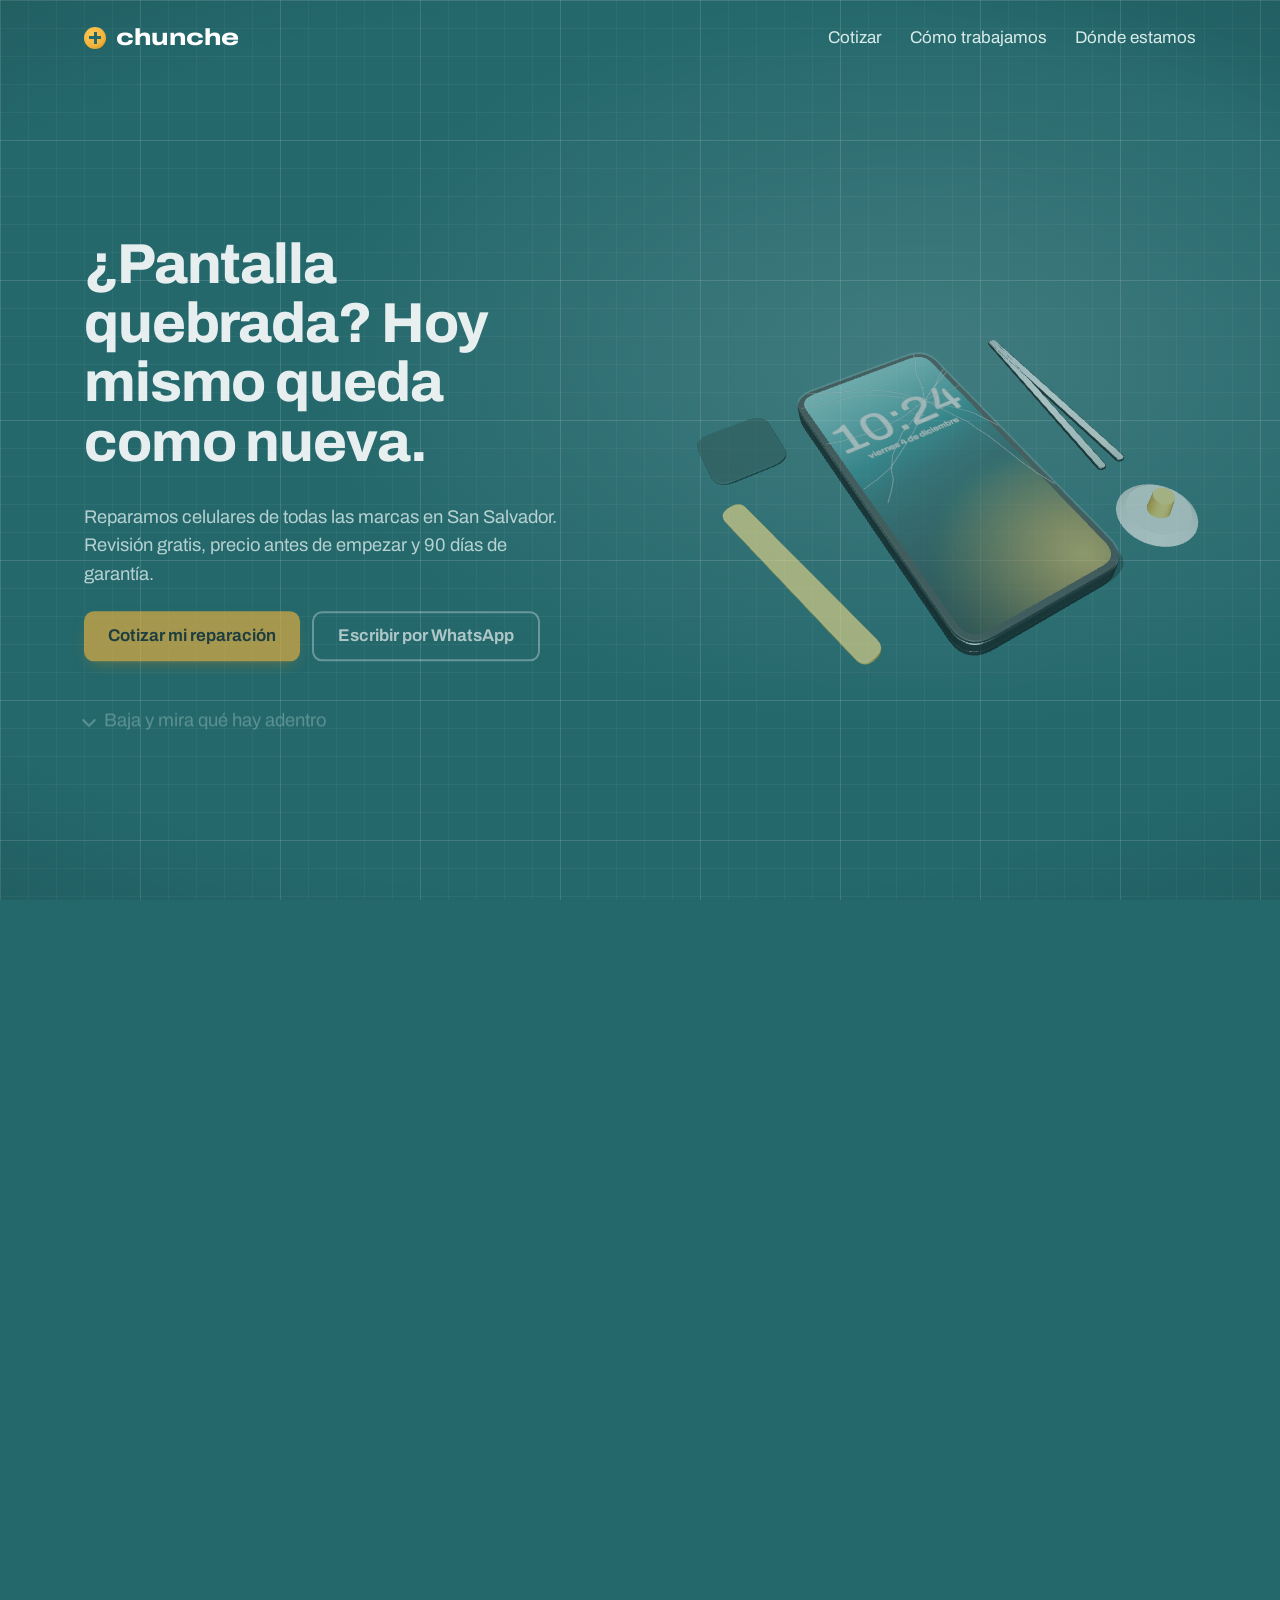
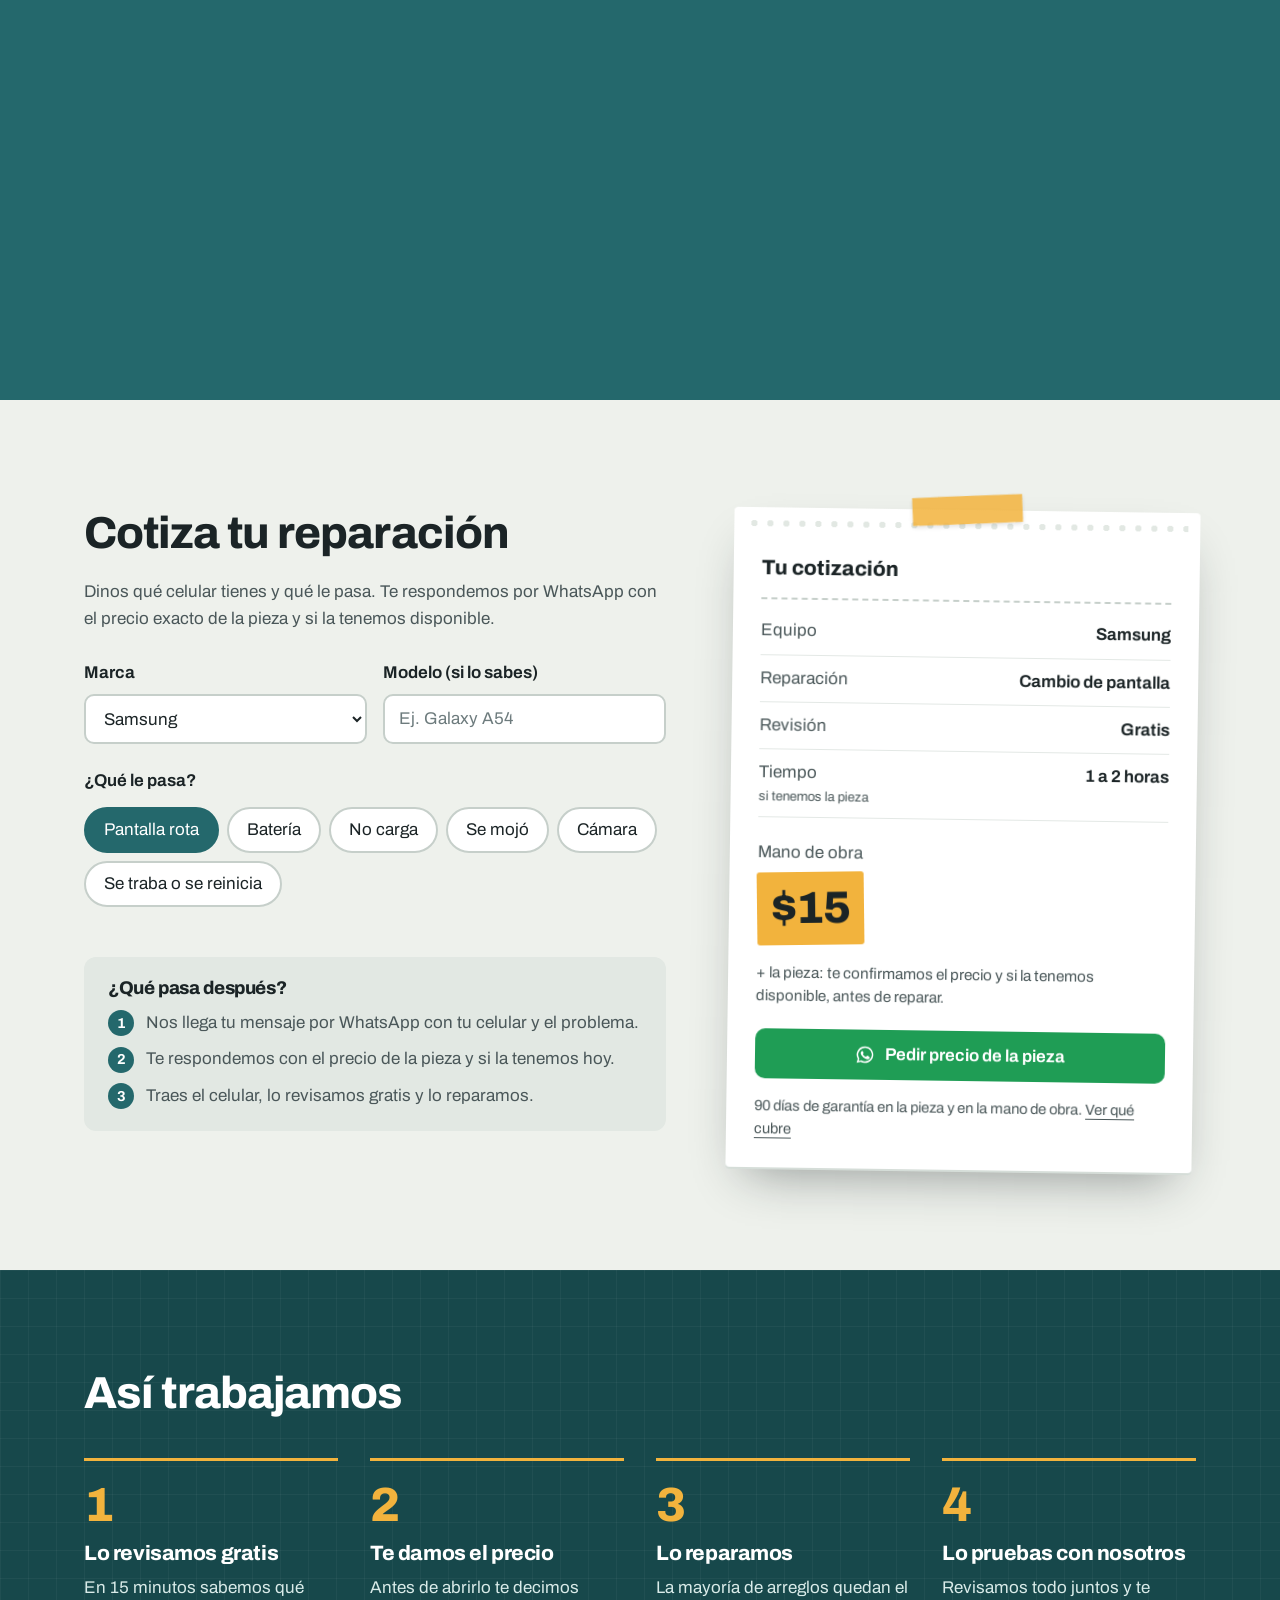
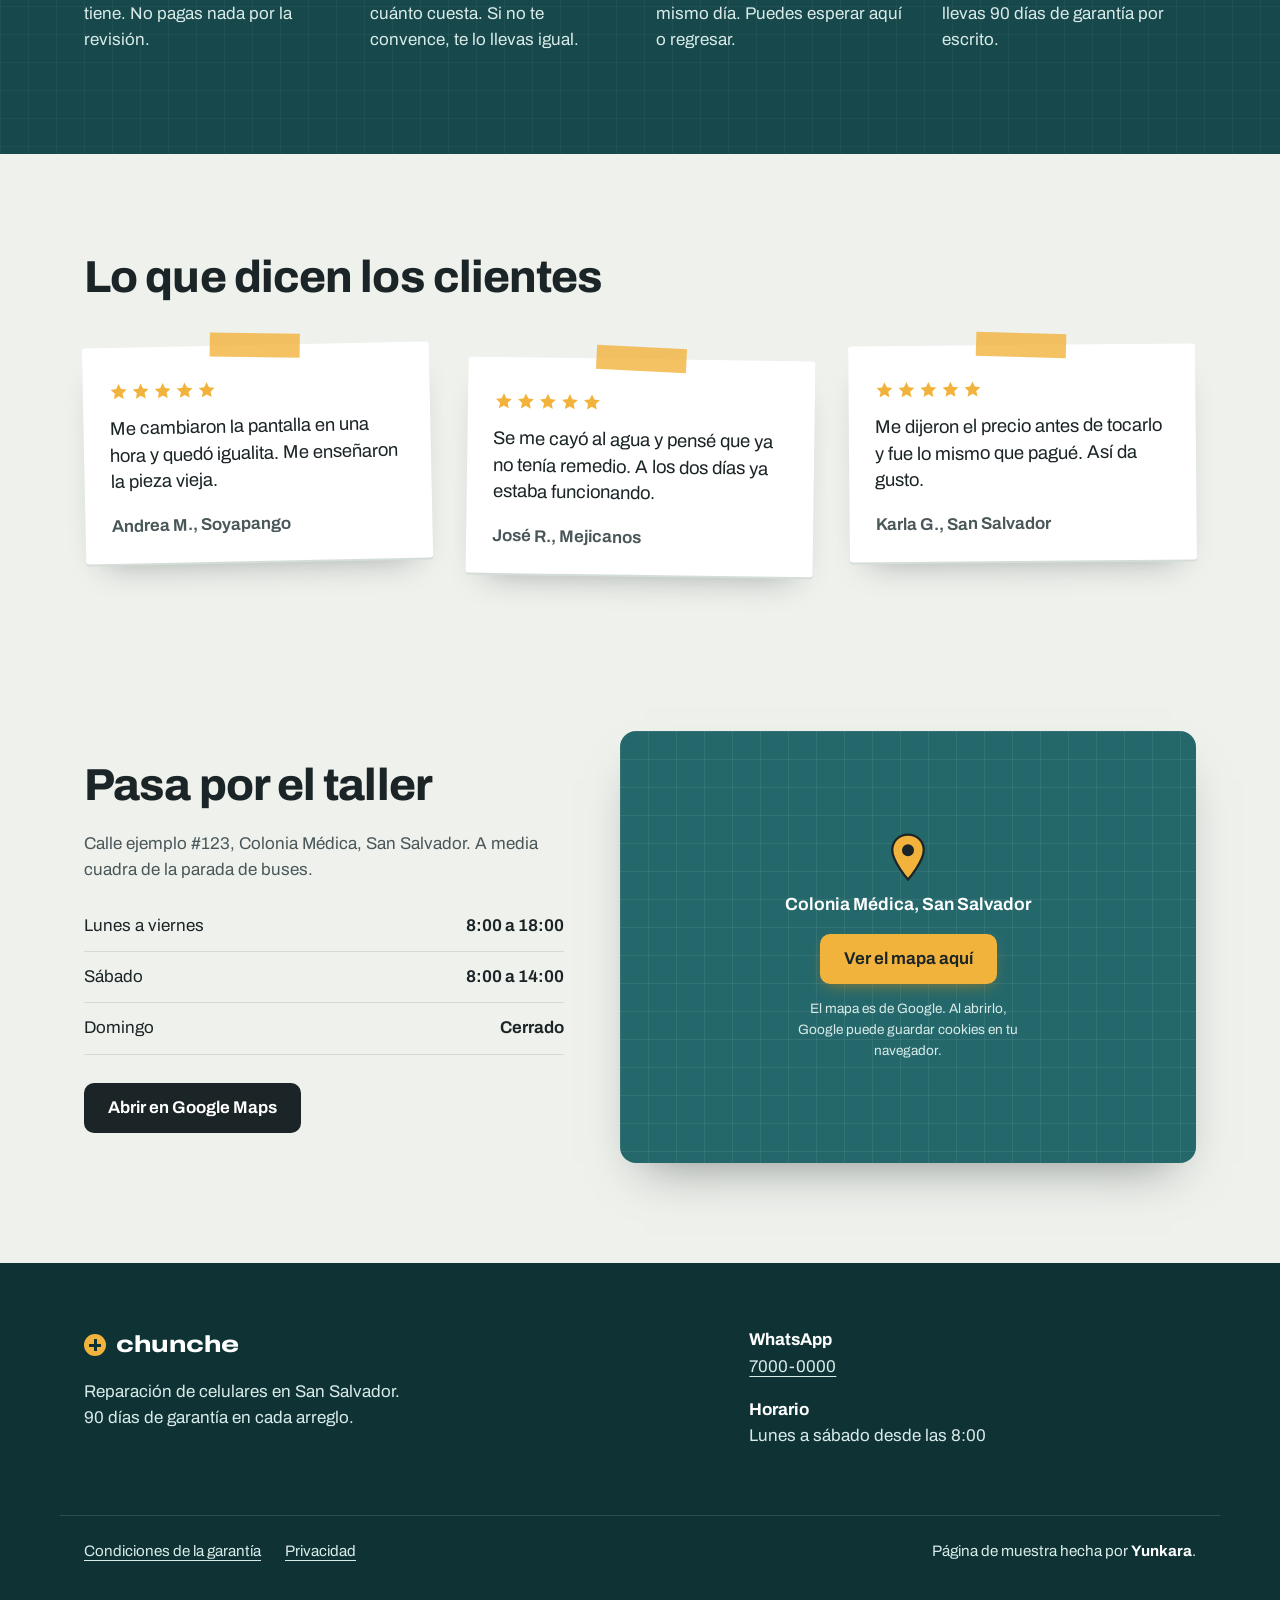
<file: index.html>
<!DOCTYPE html>
<html lang="es">
<head>
  <meta charset="UTF-8">
  <meta name="viewport" content="width=device-width, initial-scale=1.0">
  <title>Chunche | Reparación de celulares en San Salvador</title>
  <meta name="description" content="Reparamos celulares de todas las marcas el mismo día. Revisión gratis, precio antes de empezar y 90 días de garantía.">
  <meta name="theme-color" content="#24686c">

  <!-- SEGURIDAD (CSP): lista de lo que la página tiene permitido cargar.
       'self' = solo archivos de nuestro propio sitio. Si alguien lograra
       meter código ajeno en la página, el navegador lo bloquea.
       La única excepción es el mapa de Google (frame-src), y solo carga si la persona lo pide. -->
  <meta http-equiv="Content-Security-Policy" content="default-src 'self'; script-src 'self'; style-src 'self'; img-src 'self' data:; font-src 'self'; frame-src https://www.google.com; connect-src 'self'; object-src 'none'; base-uri 'self'; form-action 'none'">
  <!-- Al hacer clic en un enlace externo, no le contamos al otro sitio desde qué página venía -->
  <meta name="referrer" content="strict-origin-when-cross-origin">

  <!-- Ícono de la pestaña: el tornillo del logo -->
  <link rel="icon" href="icono.svg" type="image/svg+xml">

  <!-- VISTA PREVIA al compartir el link (WhatsApp, Facebook, X).
       WhatsApp necesita la dirección COMPLETA de la imagen (con https://).
       ✏️ Si cambia la dirección del sitio (ej. dominio propio), cambiar og:url, og:image y canonical. -->
  <link rel="canonical" href="https://chunche-yunkara.netlify.app/">
  <meta property="og:url" content="https://chunche-yunkara.netlify.app/">
  <meta property="og:type" content="website">
  <meta property="og:locale" content="es_SV">
  <meta property="og:site_name" content="Chunche">
  <meta property="og:title" content="Chunche | Reparación de celulares en San Salvador">
  <meta property="og:description" content="Revisión gratis, precio antes de empezar y 90 días de garantía. Cotiza por WhatsApp.">
  <meta property="og:image" content="https://chunche-yunkara.netlify.app/vista-previa.jpg">
  <meta property="og:image:width" content="1200">
  <meta property="og:image:height" content="630">
  <meta property="og:image:alt" content="Celular sobre la mesa de trabajo del taller Chunche">
  <meta name="twitter:card" content="summary_large_image">

  <!-- Precargar la letra: el navegador la pide de una vez, sin esperar a leer el CSS -->
  <link rel="preload" href="fuentes/archivo-latin.woff2" as="font" type="font/woff2" crossorigin>
  <link rel="stylesheet" href="estilos.css">

  <!-- PRECARGAR EL 3D: sin esto, el navegador pedía los archivos en "cascada"
       (primero escena3d.js; al leerlo descubría Three.js y recién lo pedía).
       modulepreload le avisa desde el principio para que los baje todos a la vez. -->
  <link rel="modulepreload" href="escena3d.js">
  <link rel="modulepreload" href="librerias/three.module.min.js">
  <link rel="modulepreload" href="librerias/RoomEnvironment.js">

  <!-- FICHA PARA GOOGLE (datos estructurados): le dice a Google, en su idioma,
       que esto es un negocio local, con su horario y teléfono.
       No es código que se ejecute: son solo datos.
       ✏️ Cambiar por los datos reales del cliente (mismo teléfono y dirección que la página). -->
  <script type="application/ld+json">
  {
    "@context": "https://schema.org",
    "@type": "LocalBusiness",
    "name": "Chunche",
    "description": "Reparación de celulares de todas las marcas en San Salvador.",
    "telephone": "+503 7000-0000",
    "address": {
      "@type": "PostalAddress",
      "streetAddress": "Calle ejemplo #123, Colonia Médica",
      "addressLocality": "San Salvador",
      "addressCountry": "SV"
    },
    "openingHoursSpecification": [
      { "@type": "OpeningHoursSpecification", "dayOfWeek": ["Monday", "Tuesday", "Wednesday", "Thursday", "Friday"], "opens": "08:00", "closes": "18:00" },
      { "@type": "OpeningHoursSpecification", "dayOfWeek": "Saturday", "opens": "08:00", "closes": "14:00" }
    ]
  }
  </script>
</head>
<body>
  <!-- Para quien navega con teclado o lector de pantalla: saltar directo al cotizador -->
  <a class="saltar" href="#cotizar">Saltar al cotizador</a>

  <!-- ============ HERO: la mesa de trabajo ============ -->
  <section class="hero" id="inicio">
    <header class="barra">
      <a class="marca" href="#inicio" aria-label="Chunche, inicio">
        <span class="marca__tornillo" aria-hidden="true"></span>chunche
      </a>
      <nav class="barra__nav" aria-label="Principal">
        <a href="#cotizar">Cotizar</a>
        <a href="#proceso">Cómo trabajamos</a>
        <a href="#ubicacion">Dónde estamos</a>
      </nav>
    </header>

    <div class="hero__grid">
      <!-- Texto de bienvenida (se esconde cuando el celular se desarma) -->
      <div class="hero__texto">
        <h1>¿Pantalla quebrada? Hoy mismo queda como nueva.</h1>
        <p>Reparamos celulares de todas las marcas en San Salvador. Revisión gratis, precio antes de empezar y 90 días de garantía.</p>
        <div class="botones">
          <a class="boton boton--cinta" href="#cotizar">Cotizar mi reparación</a>
          <a class="boton boton--borde" href="https://wa.me/50370000000?text=Hola%2C%20quiero%20reparar%20mi%20celular" target="_blank" rel="noopener">Escribir por WhatsApp</a>
        </div>
        <p class="hero__pista" aria-hidden="true"><span class="hero__flecha"></span>Baja y mira qué hay adentro</p>
      </div>

      <!-- Fichas: una por pieza. Aparecen una a la vez mientras bajas -->
      <div class="fichas-zona">
        <!-- Barra de progreso: 5 piezas (solo visual) -->
        <div class="progreso" aria-hidden="true"><i></i><i></i><i></i><i></i><i></i></div>
        <ol class="fichas" aria-label="Qué reparamos">
          <li class="ficha">
            <h2>Vidrio quebrado</h2>
            <p>Si la pantalla todavía da imagen, cambiamos solo el vidrio. Sale más barato.</p>
            <p class="ficha__datos"><strong>listo en 1 hora</strong></p>
          </li>
          <li class="ficha">
            <h2>Pantalla con rayas o en negro</h2>
            <p>Pantalla completa, original o de calidad equivalente. Tú escoges.</p>
            <p class="ficha__datos"><strong>listo en 1 a 2 horas</strong></p>
          </li>
          <li class="ficha">
            <h2>No enciende o se mojó</h2>
            <p>Limpiamos la placa, buscamos el corto y cambiamos solo el componente dañado.</p>
            <p class="ficha__datos"><strong>listo en 24 a 48 horas</strong></p>
          </li>
          <li class="ficha">
            <h2>Batería que no dura</h2>
            <p>Batería nueva y sellada. Te devolvemos la vieja para que la veas.</p>
            <p class="ficha__datos"><strong>listo en 45 minutos</strong></p>
          </li>
          <li class="ficha">
            <h2>Tapa o cámara trasera rota</h2>
            <p>Tapa nueva del mismo color y lente de cámara sin polvo adentro.</p>
            <p class="ficha__datos"><strong>listo en 1 hora</strong></p>
          </li>
          <li class="ficha ficha--final">
            <h2>Y lo volvemos a armar.</h2>
            <p>Antes de entregártelo probamos todo contigo: pantalla, carga, cámaras y señal.</p>
            <a class="boton boton--cinta" href="#cotizar">Cotizar mi reparación</a>
          </li>
        </ol>
      </div>

      <!-- La mesa en 3D: herramientas + celular de 5 capas -->
      <div class="escena" aria-hidden="true">
        <div class="telefono-caja">
          <div class="plano">
            <!-- Herramientas sobre el tapete -->
            <span class="sombra"></span>
            <span class="herramienta espatula"></span>
            <span class="herramienta pinza"><i></i><i></i></span>
            <span class="herramienta ventosa"></span>
            <span class="herramienta tornillo t1"></span>
            <span class="herramienta tornillo t2"></span>
            <span class="herramienta tornillo t3"></span>

            <!-- El celular: capas de abajo (tapa) hacia arriba (vidrio) -->
            <div class="telefono">
              <div class="capa capa--tapa"><span class="camaras"><i></i><i></i><i></i></span><span class="capa__borde"></span></div>
              <div class="capa capa--bateria"><span class="bateria"><span class="cinta">3.85V 5000mAh</span></span><span class="capa__borde"></span></div>
              <div class="capa capa--placa"><span class="chip chip--grande"></span><span class="chip chip--a"></span><span class="chip chip--b"></span><span class="chip chip--c"></span><span class="capa__borde"></span></div>
              <div class="capa capa--pantalla"><span class="hora">10:24</span><span class="fecha">13 de noviembre</span><span class="capa__borde"></span></div>
              <div class="capa capa--vidrio"><span class="grieta"></span><span class="capa__borde"></span></div>
            </div>
          </div>
        </div>
      </div>
    </div>
  </section>

  <!-- ============ COTIZADOR ============ -->
  <section class="cotizar" id="cotizar">
    <div class="contenedor cotizar__grid">
      <form class="formulario" id="cotizador">
        <h2>Cotiza tu reparación</h2>
        <p class="formulario__intro">Dinos qué celular tienes y qué le pasa. Te respondemos por WhatsApp con el precio exacto de la pieza y si la tenemos disponible.</p>

        <div class="campos-fila">
          <label class="campo">
            <span>Marca</span>
            <select name="marca" id="marca">
              <option>Samsung</option>
              <option>iPhone</option>
              <option>Xiaomi / Redmi</option>
              <option>Motorola</option>
              <option>Huawei / Honor</option>
              <option>Otra</option>
            </select>
          </label>

          <label class="campo">
            <span>Modelo (si lo sabes)</span>
            <!-- list="lista-modelos": muestra sugerencias mientras escribes -->
            <input type="text" name="modelo" id="modelo" placeholder="Ej. Galaxy A54" autocomplete="off" list="lista-modelos" enterkeyhint="done">
            <datalist id="lista-modelos"></datalist>
          </label>
        </div>

        <fieldset class="opciones">
          <legend>¿Qué le pasa?</legend>
          <label><input type="radio" name="problema" value="pantalla" checked><span>Pantalla rota</span></label>
          <label><input type="radio" name="problema" value="bateria"><span>Batería</span></label>
          <label><input type="radio" name="problema" value="carga"><span>No carga</span></label>
          <label><input type="radio" name="problema" value="agua"><span>Se mojó</span></label>
          <label><input type="radio" name="problema" value="camara"><span>Cámara</span></label>
          <label><input type="radio" name="problema" value="software"><span>Se traba o se reinicia</span></label>
        </fieldset>
      </form>

      <!-- Resultado con forma de orden de trabajo del taller -->
      <aside class="orden" aria-live="polite">
        <span class="orden__cinta" aria-hidden="true"></span>
        <p class="orden__titulo">Tu cotización</p>
        <dl class="orden__lista">
          <div><dt>Equipo</dt><dd id="r-equipo">Samsung</dd></div>
          <div><dt>Reparación</dt><dd id="r-problema">Cambio de pantalla</dd></div>
          <div><dt>Revisión</dt><dd>Gratis</dd></div>
          <div><dt>Tiempo <small id="r-si-pieza">si tenemos la pieza</small></dt><dd id="r-tiempo">1 a 2 horas</dd></div>
        </dl>
        <!-- Solo mostramos el precio que el taller controla: su mano de obra.
             El precio de la pieza cambia con el proveedor, por eso se confirma por WhatsApp. -->
        <div class="orden__precio">
          <span>Mano de obra</span>
          <strong id="r-mano">$15</strong>
        </div>
        <p class="orden__pieza" id="r-pieza">+ la pieza: te confirmamos el precio y si la tenemos disponible, antes de reparar.</p>
        <a class="boton boton--whatsapp" id="r-enviar" href="#" target="_blank" rel="noopener">
          <svg viewBox="0 0 24 24" width="20" height="20" aria-hidden="true"><use href="#icono-wa"/></svg>
          <span id="r-boton">Pedir precio de la pieza</span>
        </a>
        <p class="orden__nota">90 días de garantía en la pieza y en la mano de obra. <a href="garantia.html">Ver qué cubre</a></p>
      </aside>

      <!-- Qué pasa después de enviar (sí es una secuencia: va numerado).
           Va DESPUÉS de la cotización: en celular así el precio queda
           pegado a las opciones y la persona lo ve cambiar al elegir. -->
      <div class="despues">
        <h3>¿Qué pasa después?</h3>
        <ol>
          <li>Nos llega tu mensaje por WhatsApp con tu celular y el problema.</li>
          <li>Te respondemos con el precio de la pieza y si la tenemos hoy.</li>
          <li>Traes el celular, lo revisamos gratis y lo reparamos.</li>
        </ol>
      </div>
    </div>
  </section>

  <!-- ============ PROCESO (sí es una secuencia, por eso va numerado) ============ -->
  <section class="proceso" id="proceso">
    <div class="contenedor">
      <h2>Así trabajamos</h2>
      <ol class="pasos">
        <li><h3>Lo revisamos gratis</h3><p>En 15 minutos sabemos qué tiene. No pagas nada por la revisión.</p></li>
        <li><h3>Te damos el precio</h3><p>Antes de abrirlo te decimos cuánto cuesta. Si no te convence, te lo llevas igual.</p></li>
        <li><h3>Lo reparamos</h3><p>La mayoría de arreglos quedan el mismo día. Puedes esperar aquí o regresar.</p></li>
        <li><h3>Lo pruebas con nosotros</h3><p>Revisamos todo juntos y te llevas 90 días de garantía por escrito.</p></li>
      </ol>
    </div>
  </section>

  <!-- ============ OPINIONES: notas pegadas con cinta ============ -->
  <section class="opiniones">
    <div class="contenedor">
      <h2>Lo que dicen los clientes</h2>
      <div class="notas">
        <figure class="nota">
          <div class="estrellas" role="img" aria-label="5 de 5 estrellas"><svg><use href="#estrella"/></svg><svg><use href="#estrella"/></svg><svg><use href="#estrella"/></svg><svg><use href="#estrella"/></svg><svg><use href="#estrella"/></svg></div>
          <blockquote>Me cambiaron la pantalla en una hora y quedó igualita. Me enseñaron la pieza vieja.</blockquote>
          <figcaption>Andrea M., Soyapango</figcaption>
        </figure>
        <figure class="nota">
          <div class="estrellas" role="img" aria-label="5 de 5 estrellas"><svg><use href="#estrella"/></svg><svg><use href="#estrella"/></svg><svg><use href="#estrella"/></svg><svg><use href="#estrella"/></svg><svg><use href="#estrella"/></svg></div>
          <blockquote>Se me cayó al agua y pensé que ya no tenía remedio. A los dos días ya estaba funcionando.</blockquote>
          <figcaption>José R., Mejicanos</figcaption>
        </figure>
        <figure class="nota">
          <div class="estrellas" role="img" aria-label="5 de 5 estrellas"><svg><use href="#estrella"/></svg><svg><use href="#estrella"/></svg><svg><use href="#estrella"/></svg><svg><use href="#estrella"/></svg><svg><use href="#estrella"/></svg></div>
          <blockquote>Me dijeron el precio antes de tocarlo y fue lo mismo que pagué. Así da gusto.</blockquote>
          <figcaption>Karla G., San Salvador</figcaption>
        </figure>
      </div>
    </div>
  </section>

  <!-- ============ UBICACIÓN con mapa ============ -->
  <section class="ubicacion" id="ubicacion">
    <div class="contenedor ubicacion__grid">
      <div class="ubicacion__info">
        <h2>Pasa por el taller</h2>
        <p>Calle ejemplo #123, Colonia Médica, San Salvador. A media cuadra de la parada de buses.</p>
        <dl class="horario">
          <div><dt>Lunes a viernes</dt><dd>8:00 a 18:00</dd></div>
          <div><dt>Sábado</dt><dd>8:00 a 14:00</dd></div>
          <div><dt>Domingo</dt><dd>Cerrado</dd></div>
        </dl>
        <a class="boton boton--tinta" href="https://www.google.com/maps/search/?api=1&query=Colonia+M%C3%A9dica+San+Salvador" target="_blank" rel="noopener">Abrir en Google Maps</a>
      </div>
      <!-- El mapa de Google NO carga solo: Google pone cookies y se entera de cada visita.
           Carga cuando la persona toca el botón (script.js, parte 5).
           ✏️ Cambiar la dirección en data-src y en "Abrir en Google Maps". -->
      <div class="mapa" id="mapa">
        <div class="mapa__aviso">
          <svg class="mapa__pin" viewBox="0 0 24 32" width="36" height="48" aria-hidden="true">
            <path class="mapa__pin-gota" d="M12 1C6 1 1.5 5.5 1.5 11.4 1.5 19 12 31 12 31s10.5-12 10.5-19.6C22.5 5.5 18 1 12 1Z"/>
            <circle class="mapa__pin-centro" cx="12" cy="11.5" r="4"/>
          </svg>
          <p class="mapa__lugar">Colonia Médica, San Salvador</p>
          <button class="boton boton--cinta" type="button" id="ver-mapa"
                  data-src="https://www.google.com/maps?q=Colonia%20M%C3%A9dica%2C%20San%20Salvador&z=15&output=embed">
            Ver el mapa aquí
          </button>
          <p class="mapa__nota">El mapa es de Google. Al abrirlo, Google puede guardar cookies en tu navegador.</p>
        </div>
      </div>
    </div>
  </section>

  <footer class="pie">
    <div class="contenedor pie__grid">
      <div>
        <a class="marca" href="#inicio"><span class="marca__tornillo" aria-hidden="true"></span>chunche</a>
        <p>Reparación de celulares en San Salvador.<br>90 días de garantía en cada arreglo.</p>
      </div>
      <div>
        <p><strong>WhatsApp</strong><br><a href="https://wa.me/50370000000" target="_blank" rel="noopener" data-telefono>7000-0000</a></p>
        <p><strong>Horario</strong><br>Lunes a sábado desde las 8:00</p>
      </div>
    </div>
    <div class="contenedor pie__legal">
      <nav aria-label="Información legal">
        <a href="garantia.html">Condiciones de la garantía</a>
        <a href="privacidad.html">Privacidad</a>
      </nav>
      <p class="pie__firma">Página de muestra hecha por <strong>Yunkara</strong>.</p>
    </div>
  </footer>

  <!-- Botón flotante de WhatsApp (aparece después del inicio) -->
  <a class="flotante" href="https://wa.me/50370000000?text=Hola%2C%20quiero%20reparar%20mi%20celular" target="_blank" rel="noopener" aria-label="Escribir por WhatsApp">
    <svg viewBox="0 0 24 24" width="28" height="28" aria-hidden="true"><use href="#icono-wa"/></svg>
  </a>

  <!-- Íconos SVG reutilizables (se dibujan una vez y se usan con <use>) -->
  <svg class="sprite" width="0" height="0" aria-hidden="true">
    <symbol id="icono-wa" viewBox="0 0 24 24"><path fill="currentColor" d="M12 2a10 10 0 0 0-8.6 15.1L2 22l5-1.3A10 10 0 1 0 12 2Zm0 18.2a8.2 8.2 0 0 1-4.2-1.2l-.3-.2-3 .8.8-2.9-.2-.3A8.2 8.2 0 1 1 12 20.2Zm4.5-6.1c-.2-.1-1.5-.7-1.7-.8-.2-.1-.4-.1-.6.1l-.8 1c-.1.2-.3.2-.5.1a6.7 6.7 0 0 1-3.3-2.9c-.3-.4.3-.4.7-1.3.1-.2 0-.3 0-.4l-.8-1.8c-.2-.5-.4-.4-.6-.4h-.5a1 1 0 0 0-.7.3 3 3 0 0 0-.9 2.2 5.2 5.2 0 0 0 1.1 2.7 11.9 11.9 0 0 0 4.6 4c1.7.7 2.3.8 3.2.6a2.7 2.7 0 0 0 1.8-1.2 2.2 2.2 0 0 0 .1-1.3c0-.1-.2-.2-.4-.3Z"/></symbol>
    <symbol id="estrella" viewBox="0 0 24 24"><path fill="currentColor" d="m12 2.5 2.9 6.1 6.6.8-4.9 4.6 1.3 6.6L12 17.3l-5.9 3.3 1.3-6.6-4.9-4.6 6.6-.8L12 2.5Z"/></symbol>
  </svg>

  <!-- Librerías guardadas en el proyecto (carpeta /librerias, ver su LEEME.md):
       GSAP (animaciones) y su plugin ScrollTrigger (animar con el scroll) -->
  <script src="librerias/gsap.min.js"></script>
  <script src="librerias/ScrollTrigger.min.js"></script>
  <script src="datos-negocio.js"></script>
  <script src="script.js"></script>

  <!-- El 3D (Three.js). escena3d.js trae Three.js desde /librerias con "import" -->
  <script type="module" src="escena3d.js"></script>
</body>
</html>
</file>
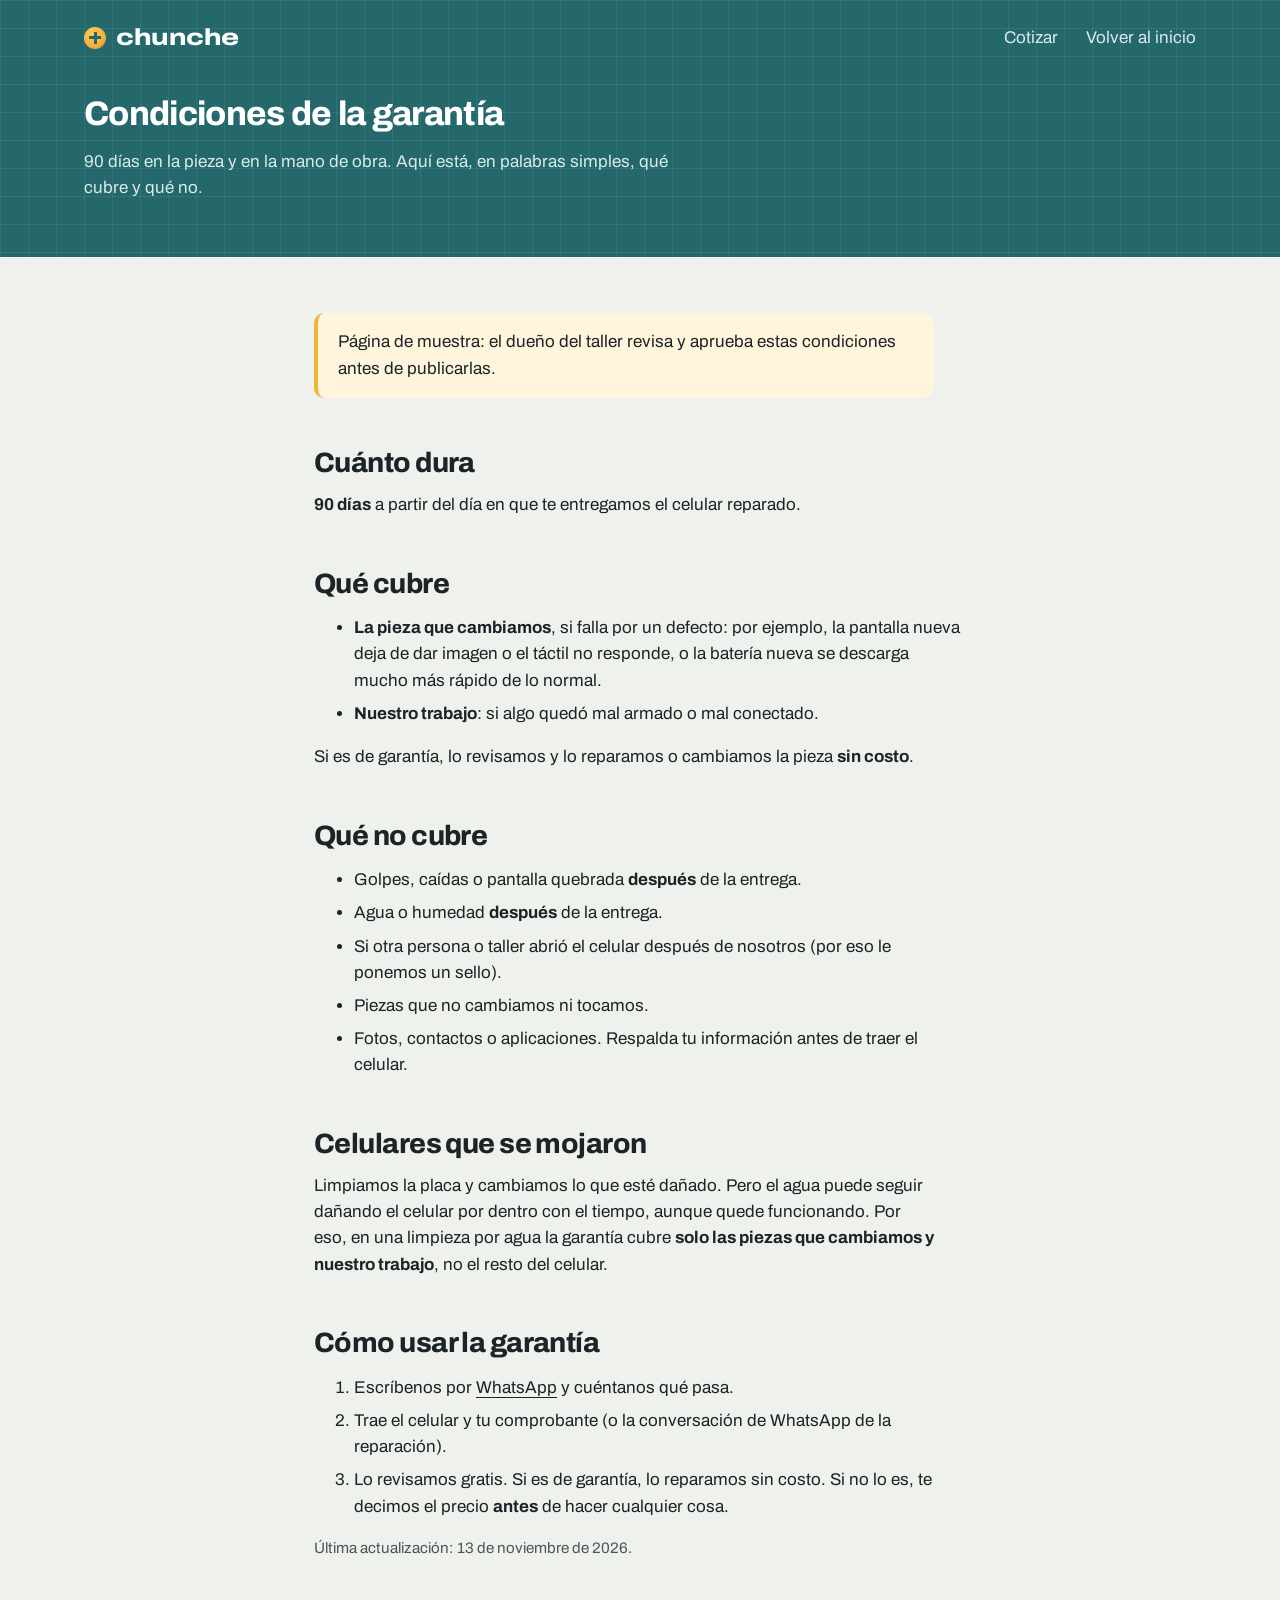
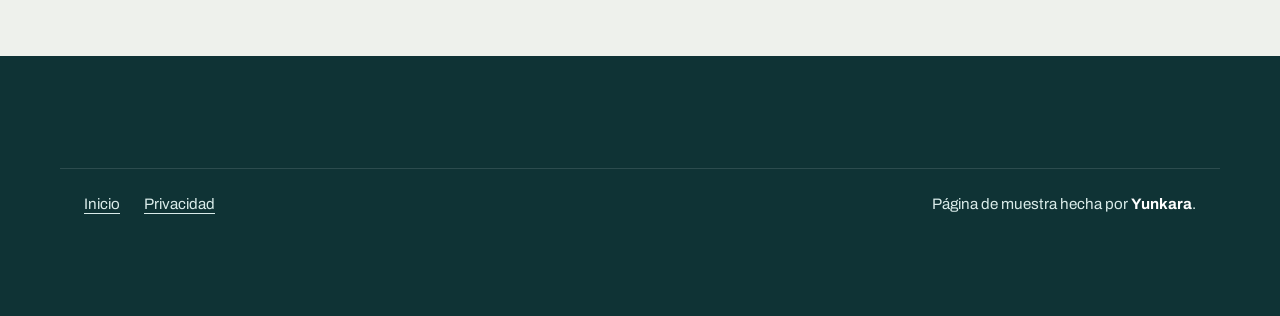
<file: garantia.html>
<!DOCTYPE html>
<html lang="es">
<head>
  <meta charset="UTF-8">
  <meta name="viewport" content="width=device-width, initial-scale=1.0">
  <title>Condiciones de la garantía | Chunche</title>
  <meta name="description" content="Qué cubre y qué no cubre la garantía de 90 días de Chunche, y cómo usarla.">
  <meta name="theme-color" content="#24686c">
  <!-- Misma regla de seguridad que el inicio (ver index.html) -->
  <meta http-equiv="Content-Security-Policy" content="default-src 'self'; script-src 'self'; style-src 'self'; img-src 'self' data:; font-src 'self'; object-src 'none'; base-uri 'self'; form-action 'none'">
  <meta name="referrer" content="strict-origin-when-cross-origin">
  <link rel="icon" href="icono.svg" type="image/svg+xml">
  <link rel="preload" href="fuentes/archivo-latin.woff2" as="font" type="font/woff2" crossorigin>
  <link rel="stylesheet" href="estilos.css">
</head>
<body>
  <a class="saltar" href="#contenido">Saltar al contenido</a>

  <header class="legal-cabecera">
    <div class="barra">
      <a class="marca" href="index.html" aria-label="Chunche, volver al inicio">
        <span class="marca__tornillo" aria-hidden="true"></span>chunche
      </a>
      <nav class="barra__nav" aria-label="Principal">
        <a href="index.html#cotizar">Cotizar</a>
        <a href="index.html">Volver al inicio</a>
      </nav>
    </div>
    <div class="contenedor legal-cabecera__titulo">
      <h1>Condiciones de la garantía</h1>
      <p>90 días en la pieza y en la mano de obra. Aquí está, en palabras simples, qué cubre y qué no.</p>
    </div>
  </header>

  <main class="legal" id="contenido">
    <!-- ✏️ Cuando sea para un cliente real: el dueño lee y aprueba estas reglas (son SUS reglas).
         Lo que se promete en la página se tiene que cumplir. -->
    <p class="aviso-muestra">Página de muestra: el dueño del taller revisa y aprueba estas condiciones antes de publicarlas.</p>

    <h2>Cuánto dura</h2>
    <p><strong>90 días</strong> a partir del día en que te entregamos el celular reparado.</p>

    <h2>Qué cubre</h2>
    <ul>
      <li><strong>La pieza que cambiamos</strong>, si falla por un defecto: por ejemplo, la pantalla nueva deja de dar imagen o el táctil no responde, o la batería nueva se descarga mucho más rápido de lo normal.</li>
      <li><strong>Nuestro trabajo</strong>: si algo quedó mal armado o mal conectado.</li>
    </ul>
    <p>Si es de garantía, lo revisamos y lo reparamos o cambiamos la pieza <strong>sin costo</strong>.</p>

    <h2>Qué no cubre</h2>
    <ul>
      <li>Golpes, caídas o pantalla quebrada <strong>después</strong> de la entrega.</li>
      <li>Agua o humedad <strong>después</strong> de la entrega.</li>
      <li>Si otra persona o taller abrió el celular después de nosotros (por eso le ponemos un sello).</li>
      <li>Piezas que no cambiamos ni tocamos.</li>
      <li>Fotos, contactos o aplicaciones. Respalda tu información antes de traer el celular.</li>
    </ul>

    <h2>Celulares que se mojaron</h2>
    <p>Limpiamos la placa y cambiamos lo que esté dañado. Pero el agua puede seguir dañando el celular por dentro con el tiempo, aunque quede funcionando. Por eso, en una limpieza por agua la garantía cubre <strong>solo las piezas que cambiamos y nuestro trabajo</strong>, no el resto del celular.</p>

    <h2>Cómo usar la garantía</h2>
    <ol>
      <li>Escríbenos por <a href="https://wa.me/50370000000?text=Hola%2C%20quiero%20usar%20la%20garant%C3%ADa%20de%20mi%20reparaci%C3%B3n" target="_blank" rel="noopener">WhatsApp</a> y cuéntanos qué pasa.</li>
      <li>Trae el celular y tu comprobante (o la conversación de WhatsApp de la reparación).</li>
      <li>Lo revisamos gratis. Si es de garantía, lo reparamos sin costo. Si no lo es, te decimos el precio <strong>antes</strong> de hacer cualquier cosa.</li>
    </ol>

    <p class="actualizado">Última actualización: 13 de noviembre de 2026.</p>
  </main>

  <footer class="pie">
    <div class="contenedor pie__legal">
      <nav aria-label="Información legal">
        <a href="index.html">Inicio</a>
        <a href="privacidad.html">Privacidad</a>
      </nav>
      <p class="pie__firma">Página de muestra hecha por <strong>Yunkara</strong>.</p>
    </div>
  </footer>

  <script src="datos-negocio.js"></script>
</body>
</html>
</file>
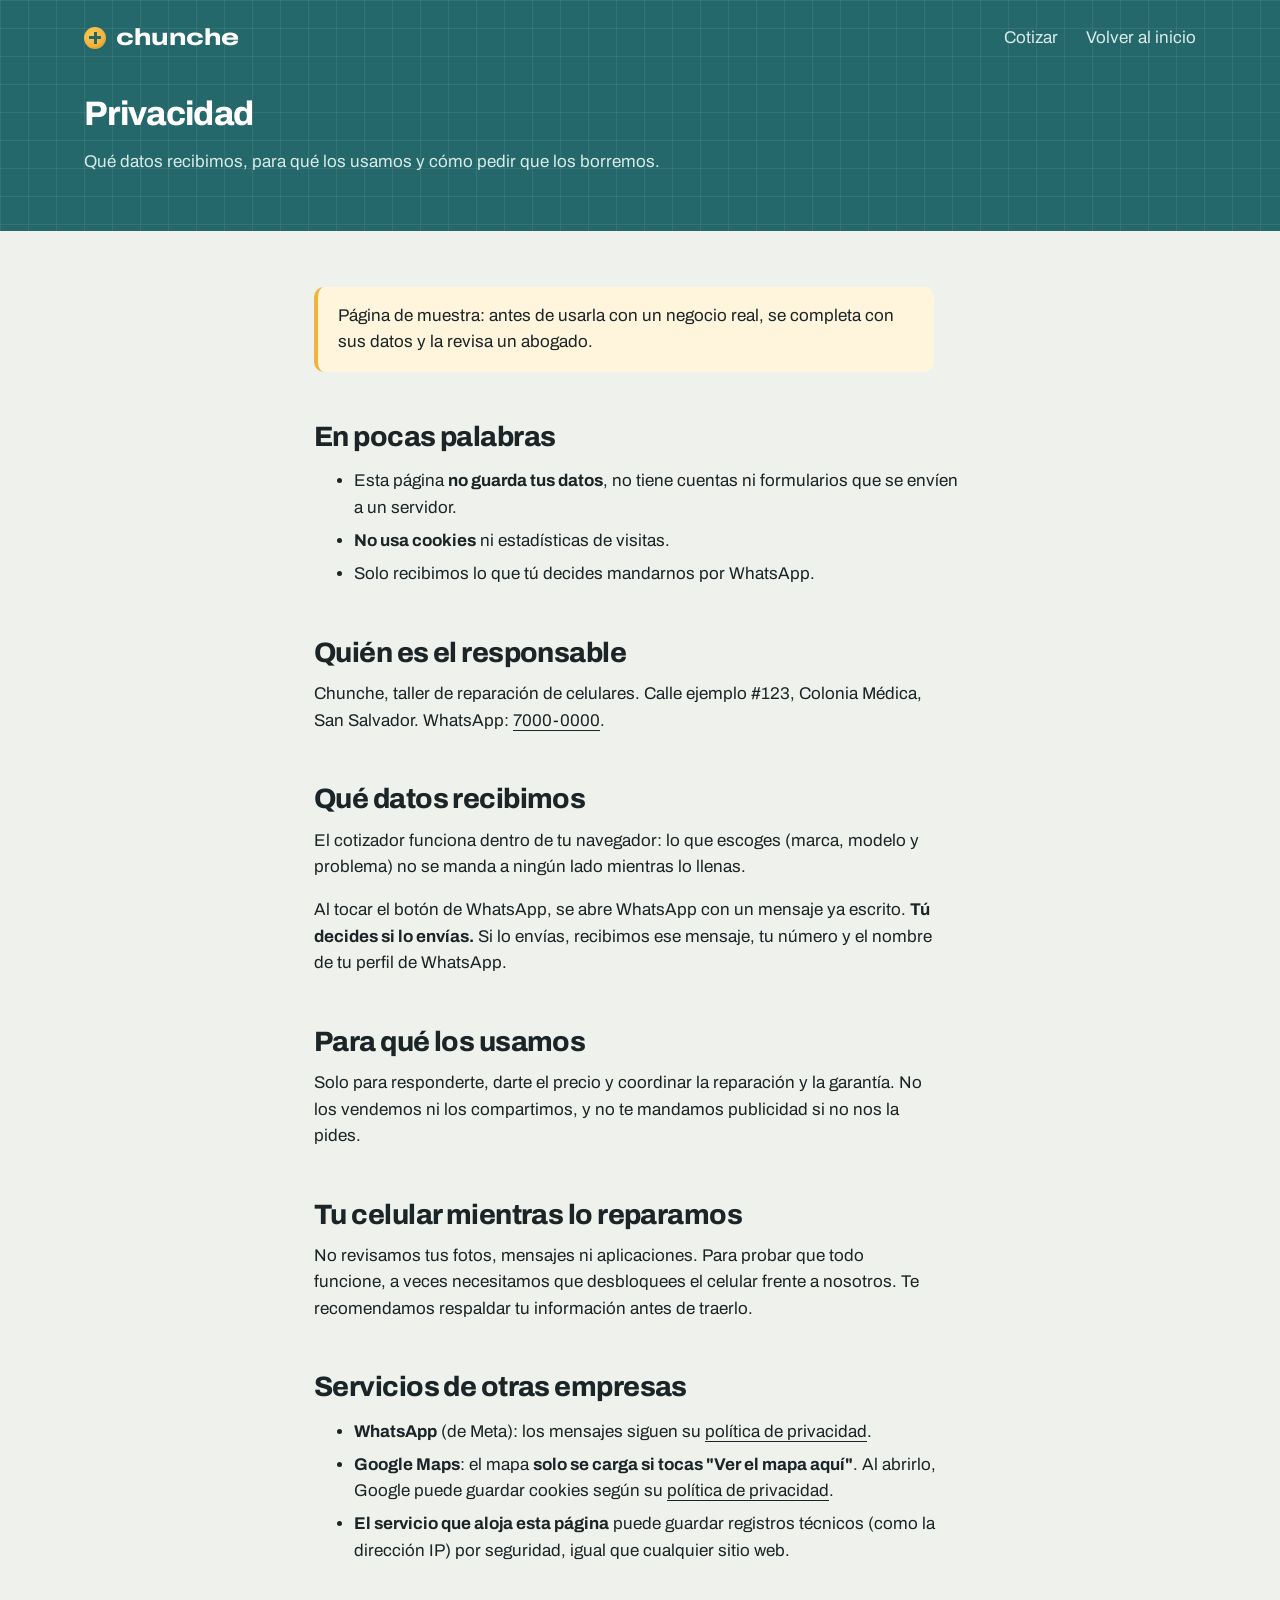
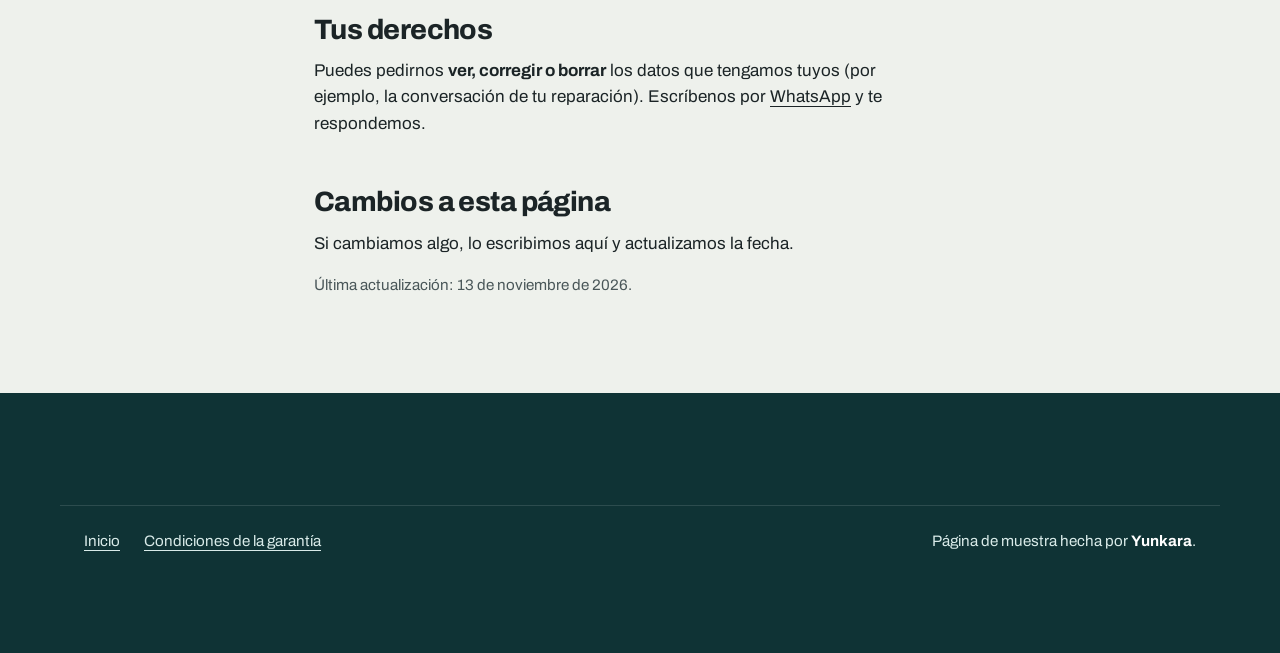
<file: privacidad.html>
<!DOCTYPE html>
<html lang="es">
<head>
  <meta charset="UTF-8">
  <meta name="viewport" content="width=device-width, initial-scale=1.0">
  <title>Privacidad | Chunche</title>
  <meta name="description" content="Qué datos recibe Chunche, para qué los usa y cómo pedir que los borren.">
  <meta name="theme-color" content="#24686c">
  <!-- Misma regla de seguridad que el inicio (ver index.html) -->
  <meta http-equiv="Content-Security-Policy" content="default-src 'self'; script-src 'self'; style-src 'self'; img-src 'self' data:; font-src 'self'; object-src 'none'; base-uri 'self'; form-action 'none'">
  <meta name="referrer" content="strict-origin-when-cross-origin">
  <link rel="icon" href="icono.svg" type="image/svg+xml">
  <link rel="preload" href="fuentes/archivo-latin.woff2" as="font" type="font/woff2" crossorigin>
  <link rel="stylesheet" href="estilos.css">
</head>
<body>
  <a class="saltar" href="#contenido">Saltar al contenido</a>

  <header class="legal-cabecera">
    <div class="barra">
      <a class="marca" href="index.html" aria-label="Chunche, volver al inicio">
        <span class="marca__tornillo" aria-hidden="true"></span>chunche
      </a>
      <nav class="barra__nav" aria-label="Principal">
        <a href="index.html#cotizar">Cotizar</a>
        <a href="index.html">Volver al inicio</a>
      </nav>
    </div>
    <div class="contenedor legal-cabecera__titulo">
      <h1>Privacidad</h1>
      <p>Qué datos recibimos, para qué los usamos y cómo pedir que los borremos.</p>
    </div>
  </header>

  <main class="legal" id="contenido">
    <!-- ✏️ Cuando sea para un cliente real: poner su nombre o el de su empresa como
         responsable, y que un abogado la revise una vez (Ley de Protección de Datos
         Personales de El Salvador, aprobada en noviembre de 2024).
         Si se agregan estadísticas de visitas u otro servicio, anotarlo aquí. -->
    <p class="aviso-muestra">Página de muestra: antes de usarla con un negocio real, se completa con sus datos y la revisa un abogado.</p>

    <h2>En pocas palabras</h2>
    <ul>
      <li>Esta página <strong>no guarda tus datos</strong>, no tiene cuentas ni formularios que se envíen a un servidor.</li>
      <li><strong>No usa cookies</strong> ni estadísticas de visitas.</li>
      <li>Solo recibimos lo que tú decides mandarnos por WhatsApp.</li>
    </ul>

    <h2>Quién es el responsable</h2>
    <p>Chunche, taller de reparación de celulares. Calle ejemplo #123, Colonia Médica, San Salvador. WhatsApp: <a href="https://wa.me/50370000000" target="_blank" rel="noopener" data-telefono>7000-0000</a>.</p>

    <h2>Qué datos recibimos</h2>
    <p>El cotizador funciona dentro de tu navegador: lo que escoges (marca, modelo y problema) no se manda a ningún lado mientras lo llenas.</p>
    <p>Al tocar el botón de WhatsApp, se abre WhatsApp con un mensaje ya escrito. <strong>Tú decides si lo envías.</strong> Si lo envías, recibimos ese mensaje, tu número y el nombre de tu perfil de WhatsApp.</p>

    <h2>Para qué los usamos</h2>
    <p>Solo para responderte, darte el precio y coordinar la reparación y la garantía. No los vendemos ni los compartimos, y no te mandamos publicidad si no nos la pides.</p>

    <h2>Tu celular mientras lo reparamos</h2>
    <p>No revisamos tus fotos, mensajes ni aplicaciones. Para probar que todo funcione, a veces necesitamos que desbloquees el celular frente a nosotros. Te recomendamos respaldar tu información antes de traerlo.</p>

    <h2>Servicios de otras empresas</h2>
    <ul>
      <li><strong>WhatsApp</strong> (de Meta): los mensajes siguen su <a href="https://www.whatsapp.com/legal/privacy-policy" target="_blank" rel="noopener">política de privacidad</a>.</li>
      <li><strong>Google Maps</strong>: el mapa <strong>solo se carga si tocas "Ver el mapa aquí"</strong>. Al abrirlo, Google puede guardar cookies según su <a href="https://policies.google.com/privacy" target="_blank" rel="noopener">política de privacidad</a>.</li>
      <li><strong>El servicio que aloja esta página</strong> puede guardar registros técnicos (como la dirección IP) por seguridad, igual que cualquier sitio web.</li>
    </ul>

    <h2>Tus derechos</h2>
    <p>Puedes pedirnos <strong>ver, corregir o borrar</strong> los datos que tengamos tuyos (por ejemplo, la conversación de tu reparación). Escríbenos por <a href="https://wa.me/50370000000?text=Hola%2C%20quiero%20pedir%20que%20borren%20mis%20datos" target="_blank" rel="noopener">WhatsApp</a> y te respondemos.</p>

    <h2>Cambios a esta página</h2>
    <p>Si cambiamos algo, lo escribimos aquí y actualizamos la fecha.</p>
    <p class="actualizado">Última actualización: 13 de noviembre de 2026.</p>
  </main>

  <footer class="pie">
    <div class="contenedor pie__legal">
      <nav aria-label="Información legal">
        <a href="index.html">Inicio</a>
        <a href="garantia.html">Condiciones de la garantía</a>
      </nav>
      <p class="pie__firma">Página de muestra hecha por <strong>Yunkara</strong>.</p>
    </div>
  </footer>

  <script src="datos-negocio.js"></script>
</body>
</html>
</file>
<file: estilos.css>
/* =========================================================
   CHUNCHE — taller de reparación de celulares (muestra Yunkara)
   Idea visual: la mesa del técnico. Tapete de silicona verde-azul
   con cuadrícula, herramientas encima y la cinta ámbar (kapton).
   ========================================================= */

/* ---------- 0. Letra Archivo, guardada en el proyecto ----------
   Antes se cargaba desde Google Fonts: cada visita le avisaba a Google.
   Ahora el archivo está en /fuentes (licencia libre OFL).
   "Variable" = un solo archivo trae todos los gruesos (400 a 800)
   y todos los anchos (62% a 125%). Solo trae letras "latin"
   (incluye á, é, í, ó, ú, ñ, ü, ¿, ¡). */
@font-face {
  font-family: "Archivo";
  src: url("fuentes/archivo-latin.woff2") format("woff2");
  font-weight: 400 800;
  font-stretch: 62% 125%;
  font-style: normal;
  font-display: swap; /* mientras carga, se ve una letra del sistema (no texto invisible) */
}

/* ---------- 1. Colores y medidas (variables) ---------- */
:root {
  --tapete: #24686c;        /* verde-azul del tapete de reparación */
  --tapete-oscuro: #17484b;
  --tapete-noche: #0f3335;  /* pie de página */
  --papel: #eef1ec;         /* fondo claro de las demás secciones */
  --papel-2: #e2e8e3;
  --tinta: #1b2426;         /* texto principal */
  --tinta-suave: #4a5759;   /* texto secundario (contraste 7:1 sobre papel) */
  --sobre-tapete: #d9ebe9;  /* texto secundario encima del tapete */
  --cinta: #f2b33d;         /* ámbar de la cinta kapton: nuestro acento */
  --cinta-clara: #ffc855;
  --verde-wa: #1f9d55;

  --ancho-max: 1160px;
  /* El celular crece con la pantalla, pero sin pasarse */
  --tel-ancho: clamp(150px, 30svh, 250px);
}

/* ---------- 2. Base ---------- */
*, *::before, *::after { box-sizing: border-box; }

/* Sin "scroll-behavior: smooth": choca con GSAP ScrollTrigger (el suave lo hace script.js) */
html { scrollbar-color: var(--tapete) var(--papel-2); }

/* "Parte blanca" al deslizar: GSAP mete el hero dentro de una caja (.pin-spacer)
   para dejarlo fijo. Si al bajar rápido el hero se despega un instante,
   se veía el fondo claro de la página. Pintamos esa caja del mismo verde. */
.pin-spacer:has(> .hero) { background: var(--tapete); }

body {
  margin: 0;
  font-family: "Archivo", system-ui, sans-serif;
  font-size: 1.0625rem;
  line-height: 1.55;
  color: var(--tinta);
  background: var(--papel);
  caret-color: var(--tapete);
  -webkit-font-smoothing: antialiased;
}

/* Color al seleccionar texto: cinta ámbar */
::selection { background: var(--cinta); color: var(--tinta); }

h1, h2, h3 {
  font-stretch: 100%;       /* ancho normal: se lee más nítido que la versión ancha */
  font-weight: 760;
  line-height: 1.05;
  letter-spacing: -0.02em;
  margin: 0 0 0.5em;
  text-wrap: balance;       /* reparte las líneas parejas */
}
h2 { font-size: clamp(1.9rem, 3.6vw, 2.8rem); }

p { margin: 0 0 1em; max-width: 62ch; }
a { color: inherit; text-underline-offset: 4px; }

/* Contorno visible al navegar con teclado (accesibilidad) */
:focus-visible { outline: 3px solid var(--cinta); outline-offset: 3px; border-radius: 6px; }

.contenedor { max-width: var(--ancho-max); margin: 0 auto; padding: 0 24px; }

/* ---------- 3. Botones ---------- */
.boton {
  display: inline-flex;
  align-items: center;
  justify-content: center;
  gap: 10px;
  min-height: 50px;          /* fácil de tocar con el dedo */
  padding: 0 24px;
  border-radius: 10px;
  font-weight: 650;
  text-decoration: none;
  transition: transform 0.2s cubic-bezier(.2,.8,.2,1), background-color 0.2s, box-shadow 0.2s;
}
.boton:active { transform: scale(0.97); }

/* Principal: un pedazo de cinta kapton, con sombra suave */
.boton--cinta { background: var(--cinta); color: var(--tinta); box-shadow: 0 6px 16px -6px rgba(201, 138, 23, 0.7); }
.boton--cinta:hover { background: var(--cinta-clara); transform: translateY(-2px); }

.boton--borde { border: 2px solid rgba(255, 255, 255, 0.5); color: #fff; }
.boton--borde:hover { border-color: #fff; background: rgba(255, 255, 255, 0.08); }

.boton--tinta { background: var(--tinta); color: #fff; }
.boton--tinta:hover { background: var(--tapete-oscuro); }

.boton--whatsapp { background: var(--verde-wa); color: #fff; width: 100%; }
.boton--whatsapp:hover { background: #188a49; }

.botones { display: flex; flex-wrap: wrap; gap: 12px; margin-top: 12px; }

/* ---------- 4. HERO (la mesa de trabajo) ---------- */
.hero {
  position: relative;
  min-height: 100svh;
  color: #fff;
  background-color: var(--tapete);
  /* Capas del fondo, de arriba hacia abajo:
     1) luz de lámpara arriba a la derecha  2) sombra en las orillas
     3) líneas gruesas cada 5 cuadros       4) cuadrícula fina */
  background-image:
    radial-gradient(ellipse 70% 60% at 72% 40%, rgba(255, 255, 255, 0.13), transparent 70%),
    radial-gradient(ellipse 120% 90% at 50% 50%, transparent 55%, rgba(0, 0, 0, 0.28)),
    linear-gradient(rgba(255, 255, 255, 0.09) 1px, transparent 1px),
    linear-gradient(90deg, rgba(255, 255, 255, 0.09) 1px, transparent 1px),
    linear-gradient(rgba(255, 255, 255, 0.04) 1px, transparent 1px),
    linear-gradient(90deg, rgba(255, 255, 255, 0.04) 1px, transparent 1px);
  background-size: 100% 100%, 100% 100%, 140px 140px, 140px 140px, 28px 28px, 28px 28px;
  overflow: hidden;
}

.barra {
  position: relative; z-index: 2;
  display: flex;
  align-items: center;
  justify-content: space-between;
  max-width: var(--ancho-max);
  margin: 0 auto;
  padding: 20px 24px;
}

.marca {
  display: inline-flex;
  align-items: center;
  gap: 10px;
  font-size: 1.45rem;
  font-weight: 800;
  font-stretch: 125%;
  letter-spacing: -0.02em;
  text-decoration: none;
}
/* El logo es la cabeza de un tornillo de estrella */
.marca__tornillo {
  width: 22px; height: 22px;
  border-radius: 50%;
  background:
    linear-gradient(var(--tapete), var(--tapete)) center / 12px 3px no-repeat,
    linear-gradient(var(--tapete), var(--tapete)) center / 3px 12px no-repeat,
    radial-gradient(circle at 35% 30%, var(--cinta-clara), var(--cinta) 60%, #c98a17);
}

.barra__nav { display: flex; gap: 28px; }
.barra__nav a { text-decoration: none; color: var(--sobre-tapete); }
.barra__nav a:hover { color: #fff; text-decoration: underline; }

.hero__grid {
  display: grid;
  grid-template-columns: minmax(0, 0.95fr) minmax(0, 1.05fr);
  align-items: center;
  gap: 24px;
  max-width: var(--ancho-max);
  margin: 0 auto;
  padding: 0 24px;
  min-height: calc(100svh - 86px);
}

/* El texto de bienvenida y las fichas ocupan LA MISMA celda:
   cuando uno se esconde, el otro aparece en su lugar. */
.hero__texto, .fichas-zona { grid-column: 1; grid-row: 1; }
.escena { grid-column: 2; grid-row: 1; }

/* min(ancho, alto): el título se achica si la pantalla es baja */
.hero h1 { font-size: clamp(2.2rem, min(4.4vw, 7.4svh), 4rem); max-width: 15ch; }
.hero__texto > p { font-size: 1.15rem; color: var(--sobre-tapete); max-width: 44ch; }
.hero__pista {
  display: flex; align-items: center; gap: 10px;
  margin-top: 36px; font-size: 0.95rem; color: var(--sobre-tapete);
}
/* Flechita que sube y baja para invitar a hacer scroll */
.hero__flecha {
  width: 10px; height: 10px;
  border-right: 2px solid currentColor; border-bottom: 2px solid currentColor;
  transform: rotate(45deg);
  animation: rebote 1.6s ease-in-out infinite;
}
@keyframes rebote { 50% { translate: 0 5px; } }

/* ---------- 5. Fichas de cada pieza ---------- */
.fichas-zona { display: grid; gap: 28px; align-content: center; }
.fichas { list-style: none; margin: 0; padding: 0; display: grid; }
.ficha { grid-area: 1 / 1; }       /* todas apiladas en el mismo lugar */
.ficha h2 { font-size: clamp(2rem, 3.8vw, 3.1rem); max-width: 12ch; }
.ficha p { font-size: 1.12rem; color: var(--sobre-tapete); max-width: 40ch; }
.ficha__datos { display: flex; flex-wrap: wrap; align-items: center; gap: 16px; }
.ficha__datos strong {
  background: var(--cinta);
  color: var(--tinta);
  padding: 6px 14px;
  border-radius: 3px;
  font-size: 1.3rem;
  transform: rotate(-2deg);        /* como cinta pegada a mano */
  box-shadow: 0 4px 10px -4px rgba(0, 0, 0, 0.4);
}
.ficha__datos span { color: #fff; font-weight: 600; }

/* Barra de 5 segmentos que se van llenando */
.progreso { display: flex; gap: 6px; max-width: 220px; }
.progreso i { flex: 1; height: 4px; border-radius: 2px; background: rgba(255, 255, 255, 0.2); overflow: hidden; position: relative; }
.progreso i::after { content: ""; position: absolute; inset: 0; background: var(--cinta); transform: scaleX(var(--lleno, 0)); transform-origin: left; }

/* Las fichas solo se esconden si el JavaScript de animación está activo.
   Sin JS (o con movimiento reducido) se ven como una lista normal. */
.js-anim .ficha, .js-anim .progreso { visibility: hidden; opacity: 0; }
html:not(.js-anim) .progreso { display: none; }

/* ---------- 6. La escena 3D ---------- */
.escena {
  display: grid;
  place-items: center;
  height: min(80svh, 680px);
  perspective: 1800px;       /* qué tan "profundo" se ve el 3D */
}
.telefono-caja { transform-style: preserve-3d; }

/* El "plano" es la superficie de la mesa, inclinada en vista isométrica.
   Todo lo que está adentro (celular y herramientas) comparte esa inclinación. */
.plano {
  position: relative;
  width: var(--tel-ancho);
  aspect-ratio: 1 / 2.05;
  transform-style: preserve-3d;
  transform: rotateX(56deg) rotateZ(-36deg);
}
.telefono { position: absolute; inset: 0; transform-style: preserve-3d; }

/* Sombra del celular sobre el tapete */
.sombra {
  position: absolute; inset: 4% -2% -4% 6%;
  border-radius: 34px;
  background: rgba(5, 25, 26, 0.55);
  filter: blur(14px);
}

/* Cada capa es un rectángulo redondeado del tamaño del celular */
.capa { position: absolute; inset: 0; border-radius: 30px; }

/* Borde ámbar que se enciende cuando la pieza está activa */
.capa__borde {
  position: absolute; inset: -5px;
  border-radius: 34px;
  border: 3px solid var(--cinta);
  opacity: 0;
}
.capa--placa .capa__borde { border-radius: 22px 22px 12px 12px; }

/* Tapa trasera: con grosor (sombras apiladas = canto del celular) */
.capa--tapa {
  background: linear-gradient(150deg, #4a5658, #262e30 70%);
  box-shadow:
    0 2px 0 #1a2022, 0 4px 0 #1a2022, 0 6px 0 #14191a, 0 8px 0 #101415;
}
.camaras {
  position: absolute; top: 7%; left: 9%;
  display: grid; grid-template-columns: repeat(2, 1fr); gap: 6%;
  width: 34%; aspect-ratio: 1;
  padding: 6%; border-radius: 26%;
  background: #161b1c;
  box-shadow: inset 0 0 0 1px #3c4648;
}
.camaras i { border-radius: 50%; background: radial-gradient(circle at 38% 35%, #6e8496, #0b0f12 62%); box-shadow: 0 0 0 2px #2b3335; }

/* Batería negra con su etiqueta de cinta */
.bateria {
  position: absolute; inset: 24% 12% 12%;
  border-radius: 10px;
  background: linear-gradient(160deg, #22292b, #0e1213);
  display: grid; place-items: center;
}
.cinta {
  background: var(--cinta); color: var(--tinta);
  font-size: clamp(9px, 1.4svh, 12px); font-weight: 700; padding: 6px 10px; border-radius: 2px;
  transform: rotate(90deg);
  white-space: nowrap;
}

/* Placa (tarjeta madre) con pistas doradas y chips */
.capa--placa {
  inset: 3% 6% 62%;
  border-radius: 18px 18px 8px 8px;
  background:
    repeating-linear-gradient(90deg, transparent 0 11px, rgba(242, 179, 61, 0.22) 11px 12px),
    repeating-linear-gradient(0deg, transparent 0 17px, rgba(242, 179, 61, 0.12) 17px 18px),
    #1f4a3e;
}
.chip { position: absolute; background: #0d1413; border-radius: 3px; box-shadow: inset 0 0 0 1px #4d6d63; }
.chip--grande { width: 26%; aspect-ratio: 1; top: 26%; left: 40%; }
.chip--a { width: 13%; height: 12%; top: 16%; left: 12%; }
.chip--b { width: 9%; height: 30%; top: 50%; left: 16%; }
.chip--c { width: 18%; height: 10%; top: 72%; left: 56%; }

/* Pantalla encendida */
.capa--pantalla {
  inset: 2.5%;
  border-radius: 26px;
  background:
    radial-gradient(90% 60% at 80% 100%, rgba(242, 179, 61, 0.55), transparent 70%),
    radial-gradient(120% 80% at 15% 5%, #4fb0b5, #145055 55%, #07211f);
  display: grid; justify-items: center; align-content: start; gap: 2px;
  padding-top: 24%;
  color: rgba(255, 255, 255, 0.92);
}
.hora { font-size: calc(var(--tel-ancho) * 0.2); font-weight: 300; font-stretch: 75%; line-height: 1; }
.fecha { font-size: calc(var(--tel-ancho) * 0.05); opacity: 0.8; }

/* Vidrio: casi transparente, con reflejo y una grieta */
.capa--vidrio {
  background: linear-gradient(125deg, rgba(255, 255, 255, 0.3) 0 16%, rgba(255, 255, 255, 0.05) 28% 100%);
  box-shadow: inset 0 0 0 2px rgba(255, 255, 255, 0.4);
}
.grieta {
  position: absolute; inset: 0; border-radius: inherit; overflow: hidden;
  background:
    linear-gradient(62deg, transparent 49.6%, rgba(255, 255, 255, 0.75) 50%, transparent 50.4%) 0 0 / 100% 55% no-repeat,
    linear-gradient(-28deg, transparent 49.5%, rgba(255, 255, 255, 0.55) 50%, transparent 50.5%) 30% 22% / 60% 40% no-repeat,
    linear-gradient(15deg, transparent 49.5%, rgba(255, 255, 255, 0.45) 50%, transparent 50.5%) 0 40% / 50% 30% no-repeat;
}

/* Herramientas sobre el tapete (todas medidas relativas al celular) */
.herramienta { position: absolute; }
/* Espátula de plástico ámbar */
.espatula {
  width: calc(var(--tel-ancho) * 0.13);
  height: calc(var(--tel-ancho) * 1.15);
  left: -42%; top: 28%;
  border-radius: 40% 40% 12px 12px / 18% 18% 12px 12px;
  background: linear-gradient(90deg, #d8961f, var(--cinta-clara) 45%, #e5a42c);
  transform: rotate(12deg);
  box-shadow: 0 6px 0 #a96f10, 0 14px 18px rgba(0, 0, 0, 0.35);
}
/* Pinzas de metal: dos barras finas */
.pinza { width: calc(var(--tel-ancho) * 0.12); height: calc(var(--tel-ancho) * 1.35); left: 128%; top: -6%; transform: rotate(-8deg); }
.pinza i {
  position: absolute; top: 0; bottom: 0; width: 28%;
  border-radius: 6px 6px 2px 2px;
  background: linear-gradient(90deg, #8f9c9e, #e4ecec 50%, #9aa7a9);
  box-shadow: 0 5px 0 #6b7678, 0 12px 14px rgba(0, 0, 0, 0.3);
}
.pinza i:first-child { left: 0; transform: rotate(-3deg); transform-origin: top; }
.pinza i:last-child { right: 0; transform: rotate(3deg); transform-origin: top; }
/* Ventosa para levantar pantallas */
.ventosa {
  width: calc(var(--tel-ancho) * 0.42); aspect-ratio: 1;
  left: 112%; top: 78%;
  border-radius: 50%;
  background: radial-gradient(circle at 40% 35%, #f3f6f6, #b9c4c5 55%, #8c999b);
  box-shadow: 0 6px 0 #77858a, 0 14px 18px rgba(0, 0, 0, 0.3);
}
.ventosa::after { content: ""; position: absolute; inset: 34%; border-radius: 50%; background: var(--cinta); }
/* Tornillos sueltos */
.tornillo {
  width: calc(var(--tel-ancho) * 0.07); aspect-ratio: 1; border-radius: 50%;
  background:
    linear-gradient(#5b6668, #5b6668) center / 60% 18% no-repeat,
    linear-gradient(#5b6668, #5b6668) center / 18% 60% no-repeat,
    radial-gradient(circle at 35% 30%, #f1f4f4, #a7b2b4);
  box-shadow: 0 2px 0 #6f7b7d, 0 4px 6px rgba(0, 0, 0, 0.35);
}
.t1 { left: -18%; top: 4%; }
.t2 { left: -8%; top: 12%; }
.t3 { left: 118%; top: 64%; }

/* Lienzo del 3D: cubre todo el hero, detrás del texto.
   pointer-events: none → los clics pasan a los botones de encima. */
.lienzo-3d {
  position: absolute; inset: 0;
  width: 100%; height: 100%;
  z-index: 0;
  pointer-events: none;
}
.hero__grid, .barra { position: relative; z-index: 1; }
/* Cuando el 3D está listo, escondemos el celular de CSS (queda de respaldo) */
.con-3d .telefono-caja { display: none; }

/* ---------- 7. Cotizador ---------- */
.cotizar { padding: 110px 0 100px; }
.cotizar__grid {
  display: grid;
  grid-template-columns: minmax(0, 1.25fr) minmax(0, 1fr);
  /* "Dibujo" de dónde va cada caja (en compu):
     el formulario arriba a la izquierda, "¿Qué pasa después?" debajo,
     y la cotización a la derecha ocupando las dos filas */
  grid-template-areas:
    "formulario orden"
    "despues    orden";
  grid-template-rows: auto 1fr;
  gap: 12px 64px; /* 12px entre filas, 64px entre columnas */
  align-items: start;
}
.formulario { grid-area: formulario; }
.orden { grid-area: orden; }
.despues { grid-area: despues; }
.formulario__intro { color: var(--tinta-suave); margin-bottom: 28px; }

.campos-fila { display: grid; grid-template-columns: 1fr 1fr; gap: 16px; }
.campo { display: grid; gap: 8px; margin-bottom: 24px; font-weight: 650; }
.campo select, .campo input {
  font: inherit; font-weight: 400; color: var(--tinta);
  min-height: 50px; padding: 0 14px;
  border: 2px solid #c6cfca; border-radius: 10px; background: #fff;
  transition: border-color 0.2s;
}
.campo select:hover, .campo input:hover { border-color: #9fb0aa; }
.campo select:focus, .campo input:focus { border-color: var(--tapete); outline: none; box-shadow: 0 0 0 4px rgba(36, 104, 108, 0.15); }
.campo input::placeholder { color: #6d7b7d; }

/* Opciones tipo "botón" (son radios por dentro, accesibles con teclado) */
.opciones { border: 0; padding: 0; margin: 0 0 26px; display: flex; flex-wrap: wrap; gap: 8px; }
.opciones legend { font-weight: 650; margin-bottom: 12px; padding: 0; }
.opciones label { position: relative; }
.opciones input { position: absolute; opacity: 0; inset: 0; margin: 0; cursor: pointer; }
.opciones span {
  display: inline-flex; align-items: center; min-height: 46px; padding: 0 18px;
  border: 2px solid #c6cfca; border-radius: 999px; background: #fff;
  transition: background-color 0.2s, border-color 0.2s, color 0.2s;
}
.opciones label:hover span { border-color: var(--tapete); }

/* Nota debajo de la mano de obra (la pieza se confirma por WhatsApp) */
.orden__pieza { font-size: 0.95rem; color: var(--tinta-suave); margin: -6px 0 20px; }
.orden__lista dt small { display: block; font-size: 0.82rem; }
.orden__lista dt small[hidden] { display: none; } /* sin esto, "display: block" le gana a hidden */

/* "¿Qué pasa después?" debajo del formulario */
.despues { margin-top: 12px; padding: 22px 24px; border-radius: 12px; background: var(--papel-2); }
.despues h3 { font-size: 1.15rem; margin-bottom: 12px; }
.despues ol { margin: 0; padding: 0; list-style: none; counter-reset: despues; display: grid; gap: 10px; }
.despues li { counter-increment: despues; display: flex; gap: 12px; align-items: baseline; color: var(--tinta-suave); }
.despues li::before {
  content: counter(despues);
  flex: none; width: 26px; height: 26px; border-radius: 50%;
  display: grid; place-items: center;
  background: var(--tapete); color: #fff; font-weight: 700; font-size: 0.9rem;
}
.opciones input:checked + span { background: var(--tapete); border-color: var(--tapete); color: #fff; }
.opciones input:focus-visible + span { outline: 3px solid var(--cinta); outline-offset: 2px; }

/* Orden de trabajo: papel con perforación arriba y cinta que lo "pega" */
.orden {
  position: sticky; top: 28px;
  background: #fff;
  border-radius: 4px;
  padding: 34px 28px 28px;
  transform: rotate(0.8deg);
  box-shadow: 0 2px 0 #d5ddd8, 0 24px 48px -20px rgba(27, 36, 38, 0.45);
}
.orden::before {               /* agujeritos de la perforación */
  content: ""; position: absolute; left: 12px; right: 12px; top: 12px; height: 8px;
  background: radial-gradient(circle 3px, var(--papel-2) 98%, transparent) 0 0 / 16px 8px repeat-x;
}
.orden__cinta {
  position: absolute; top: -14px; left: 50%; width: 110px; height: 28px;
  translate: -50% 0; rotate: -3deg;
  background: rgba(242, 179, 61, 0.85);
  box-shadow: 0 2px 4px rgba(0, 0, 0, 0.12);
}
.orden__titulo {
  display: flex; justify-content: space-between; align-items: baseline;
  font-weight: 760; font-stretch: 100%; font-size: 1.3rem;
  border-bottom: 2px dashed #c6cfca; padding: 10px 0 14px; margin-bottom: 8px;
}
.orden__titulo span { font-size: 0.95rem; font-weight: 600; font-stretch: 100%; color: var(--tinta-suave); font-variant-numeric: tabular-nums; }
.orden__lista { margin: 0 0 22px; }
.orden__lista div { display: flex; justify-content: space-between; gap: 12px; padding: 10px 0; border-bottom: 1px solid #e3e8e5; }
.orden__lista dt { color: var(--tinta-suave); }
.orden__lista dd { margin: 0; font-weight: 650; text-align: right; }
.orden__precio { display: grid; gap: 6px; margin-bottom: 22px; }
/* ">" = solo el span HIJO directo (la etiqueta), no los números de adentro */
.orden__precio > span { color: var(--tinta-suave); }
.orden__precio strong {
  font-size: clamp(2.2rem, 4vw, 2.8rem); font-stretch: 100%; font-weight: 800; letter-spacing: -0.02em;
  background: var(--cinta); justify-self: start; padding: 2px 14px; border-radius: 3px;
  transform: rotate(-1.5deg);
  font-variant-numeric: tabular-nums;  /* los números no "bailan" al cambiar */
}
.orden__nota { font-size: 0.92rem; color: var(--tinta-suave); margin: 16px 0 0; }

/* ---------- 8. Proceso ---------- */
.proceso {
  padding: 100px 0;
  color: #fff;
  background-color: var(--tapete-oscuro);
  background-image:
    linear-gradient(rgba(255, 255, 255, 0.04) 1px, transparent 1px),
    linear-gradient(90deg, rgba(255, 255, 255, 0.04) 1px, transparent 1px);
  background-size: 28px 28px;
}
.pasos {
  list-style: none; margin: 40px 0 0; padding: 0;
  display: grid; grid-template-columns: repeat(4, 1fr); gap: 32px;
  counter-reset: paso;
}
.pasos li { counter-increment: paso; border-top: 3px solid var(--cinta); padding-top: 20px; }
.pasos li::before {
  content: counter(paso);
  display: block; font-size: 3rem; font-weight: 800; font-stretch: 100%;
  color: var(--cinta); line-height: 1; margin-bottom: 14px;
}
.pasos h3 { font-size: 1.3rem; }
.pasos p { color: var(--sobre-tapete); margin: 0; }

/* ---------- 9. Opiniones: notas con cinta ---------- */
.opiniones { padding: 100px 0 90px; }
.notas { display: grid; grid-template-columns: repeat(3, 1fr); gap: 36px; margin-top: 44px; }
.nota {
  position: relative; margin: 0;
  background: #fff; padding: 34px 26px 24px; border-radius: 3px;
  box-shadow: 0 2px 0 #d5ddd8, 0 18px 34px -20px rgba(27, 36, 38, 0.4);
}
.nota:nth-child(1) { rotate: -1.2deg; }
.nota:nth-child(2) { rotate: 0.8deg; translate: 0 14px; }
.nota:nth-child(3) { rotate: -0.5deg; }
.nota::before {            /* el pedazo de cinta que la sostiene */
  content: ""; position: absolute; top: -12px; left: 50%; width: 90px; height: 24px;
  translate: -50% 0; rotate: 2deg;
  background: rgba(242, 179, 61, 0.8);
}
.estrellas { display: flex; gap: 2px; color: var(--cinta); margin-bottom: 14px; }
.estrellas svg { width: 20px; height: 20px; }
.nota blockquote { margin: 0 0 18px; font-size: 1.15rem; line-height: 1.45; }
.nota figcaption { font-weight: 650; color: var(--tinta-suave); }

/* ---------- 10. Ubicación ---------- */
.ubicacion { padding: 80px 0 100px; }
.ubicacion__grid { display: grid; grid-template-columns: minmax(0, 1fr) minmax(0, 1.2fr); gap: 56px; align-items: center; }
.ubicacion__info > p { color: var(--tinta-suave); }
.horario { margin: 0 0 28px; }
.horario div { display: flex; justify-content: space-between; padding: 12px 0; border-bottom: 1px solid #d3dbd6; }
.horario dd { margin: 0; font-weight: 650; font-variant-numeric: tabular-nums; }
.mapa {
  aspect-ratio: 4 / 3; border-radius: 16px; overflow: hidden;
  background: var(--papel-2);
  box-shadow: 0 24px 48px -24px rgba(27, 36, 38, 0.5);
}
.mapa iframe { width: 100%; height: 100%; border: 0; display: block; filter: saturate(0.7); }

/* Mapa "en espera": un pedazo de tapete con el pin, hasta que la persona lo pida */
.mapa__aviso {
  height: 100%;
  display: grid; place-content: center; justify-items: center; gap: 10px;
  padding: 24px; text-align: center;
  color: #fff;
  background-color: var(--tapete);
  background-image:
    linear-gradient(rgba(255, 255, 255, 0.07) 1px, transparent 1px),
    linear-gradient(90deg, rgba(255, 255, 255, 0.07) 1px, transparent 1px);
  background-size: 28px 28px;
}
.mapa__pin-gota { fill: var(--cinta); stroke: var(--tinta); stroke-width: 1.5; }
.mapa__pin-centro { fill: var(--tinta); }
.mapa__lugar { margin: 0 0 6px; font-weight: 650; font-size: 1.1rem; }
.mapa__nota { margin: 4px 0 0; max-width: 30ch; font-size: 0.85rem; color: var(--sobre-tapete); }

/* Un <button> con estilo de .boton: quitarle el borde y la letra que trae el navegador */
button.boton { border: 0; font: inherit; font-weight: 650; cursor: pointer; }

/* ---------- 11. Pie ---------- */
.pie { background: var(--tapete-noche); color: var(--sobre-tapete); padding: 64px 0 100px; }
.pie__grid { display: grid; grid-template-columns: 1.4fr 1fr; gap: 40px; }
.pie .marca { color: #fff; margin-bottom: 16px; }
.pie .marca__tornillo { background:
    linear-gradient(var(--tapete-noche), var(--tapete-noche)) center / 12px 3px no-repeat,
    linear-gradient(var(--tapete-noche), var(--tapete-noche)) center / 3px 12px no-repeat,
    var(--cinta); }
.pie strong { color: #fff; }
/* Línea de abajo del pie: enlaces legales + firma de Yunkara */
.pie__legal {
  margin-top: 48px; padding-top: 24px;
  border-top: 1px solid rgba(255, 255, 255, 0.12);
  display: flex; flex-wrap: wrap; justify-content: space-between; gap: 12px 24px;
  font-size: 0.95rem;
}
.pie__legal nav { display: flex; flex-wrap: wrap; gap: 8px 24px; }
.pie__firma { margin: 0; }

/* Íconos SVG guardados (no se ven: solo se reutilizan con <use>) */
.sprite { position: absolute; }

/* "Saltar al cotizador": escondido arriba; aparece al llegar con la tecla Tab */
.saltar {
  position: absolute; left: 16px; top: -60px; z-index: 100;
  padding: 10px 16px; border-radius: 8px;
  background: var(--cinta); color: var(--tinta); font-weight: 700;
}
.saltar:focus { top: 16px; }
/* Secciones que reciben el foco por código (al usar un enlace del menú): sin borde amarillo */
[tabindex="-1"]:focus { outline: none; }

/* ---------- 12. Páginas legales (garantía, privacidad) y 404 ---------- */
.legal-cabecera {
  color: #fff;
  background-color: var(--tapete);
  background-image:
    linear-gradient(rgba(255, 255, 255, 0.07) 1px, transparent 1px),
    linear-gradient(90deg, rgba(255, 255, 255, 0.07) 1px, transparent 1px);
  background-size: 28px 28px;
}
.legal-cabecera .barra { padding-bottom: 0; }
.legal-cabecera__titulo { padding: 40px 24px 56px; }
.legal-cabecera__titulo p { color: var(--sobre-tapete); margin: 0; }
.legal { max-width: 70ch; margin: 0 auto; padding: 56px 24px 80px; }
.legal h2 { font-size: clamp(1.4rem, 3vw, 1.75rem); margin-top: 1.8em; }
.legal li { margin-bottom: 0.4em; }
.legal .aviso-muestra {
  padding: 16px 20px; border-radius: 10px;
  background: #fff4dc; border-left: 4px solid var(--cinta);
}
.legal .actualizado { color: var(--tinta-suave); font-size: 0.95rem; }

/* 404: celular "desarmado" con un mensaje y el camino de regreso */
.error404 {
  min-height: 100svh;
  display: grid; place-content: center; justify-items: center; gap: 8px;
  padding: 24px; text-align: center;
}
.error404 .error404__numero { font-size: clamp(5rem, 22vw, 9rem); font-weight: 800; font-stretch: 125%; line-height: 1; color: var(--cinta); margin: 0; }
.error404 p { color: var(--sobre-tapete); max-width: 34ch; }

/* Botón flotante de WhatsApp */
.flotante {
  position: fixed; right: 18px; bottom: 18px; z-index: 50;
  width: 60px; height: 60px; border-radius: 50%;
  display: grid; place-items: center;
  background: var(--verde-wa); color: #fff;
  box-shadow: 0 10px 24px -6px rgba(0, 0, 0, 0.45);
  transition: transform 0.3s cubic-bezier(.2,.8,.2,1), opacity 0.3s;
}
.flotante:hover { transform: scale(1.06); }
/* Escondido mientras se ve el inicio (ahí ya hay botón de WhatsApp) */
.flotante.oculto { opacity: 0; transform: translateY(20px) scale(0.8); pointer-events: none; }

/* ---------- 12. Celular (pantallas angostas) ---------- */
@media (max-width: 760px) {
  :root { --tel-ancho: clamp(110px, 17svh, 150px); }
  .barra__nav { display: none; }
  .hero__grid {
    grid-template-columns: 1fr;
    grid-template-rows: auto 1fr;
    gap: 0;
    align-items: start;
    padding-top: 4px;
  }
  .hero__texto, .fichas-zona { grid-column: 1; grid-row: 1; }
  /* La escena ocupa todo lo que sobra debajo del texto */
  .escena { grid-column: 1; grid-row: 2; height: 100%; min-height: 220px; }
  .hero h1 { font-size: clamp(1.9rem, 8.5vw, 2.15rem); }
  .hero__texto > p { font-size: 1rem; }
  .hero__pista { display: none; }
  .botones { gap: 8px; }
  .botones .boton { flex: 1 1 auto; padding: 0 18px; }
  .fichas-zona { gap: 18px; }
  .ficha h2 { font-size: 1.7rem; }
  .ficha p { font-size: 1rem; margin-bottom: 0.7em; }
  .camaras { padding: 5%; }

  .cotizar { padding: 72px 0; }
  .cotizar__grid, .ubicacion__grid, .pie__grid { grid-template-columns: 1fr; gap: 36px; }
  /* En celular: opciones → cotización (se ve el precio al elegir) → qué pasa después */
  .cotizar__grid {
    grid-template-areas: "formulario" "orden" "despues";
    grid-template-rows: auto;
    gap: 24px;
  }
  .formulario .opciones { margin-bottom: 0; }
  .campos-fila { grid-template-columns: 1fr; gap: 0; }
  .orden { position: static; }
  .pasos { grid-template-columns: 1fr 1fr; gap: 28px 20px; }
  .notas { grid-template-columns: 1fr; gap: 40px; }
  .nota:nth-child(2) { translate: none; }
  .proceso, .opiniones { padding: 72px 0; }
}

/* Sin JS de animación (o movimiento reducido): fichas como lista */
html:not(.js-anim) .hero__grid { align-items: start; padding-bottom: 64px; }
html:not(.js-anim) .fichas-zona { grid-row: 2; margin-top: 40px; }
html:not(.js-anim) .fichas { gap: 36px; }
html:not(.js-anim) .ficha { grid-area: auto; }
html:not(.js-anim) .escena { grid-row: 1 / span 2; align-self: start; position: sticky; top: 0; }
@media (max-width: 760px) {
  html:not(.js-anim) .escena { grid-row: 2; position: static; }
  html:not(.js-anim) .fichas-zona { grid-row: 3; }
}

/* Movimiento reducido */
@media (prefers-reduced-motion: reduce) {
  .boton, .opciones span, .flotante { transition: none; }
  .hero__flecha { animation: none; }
}
</file>
